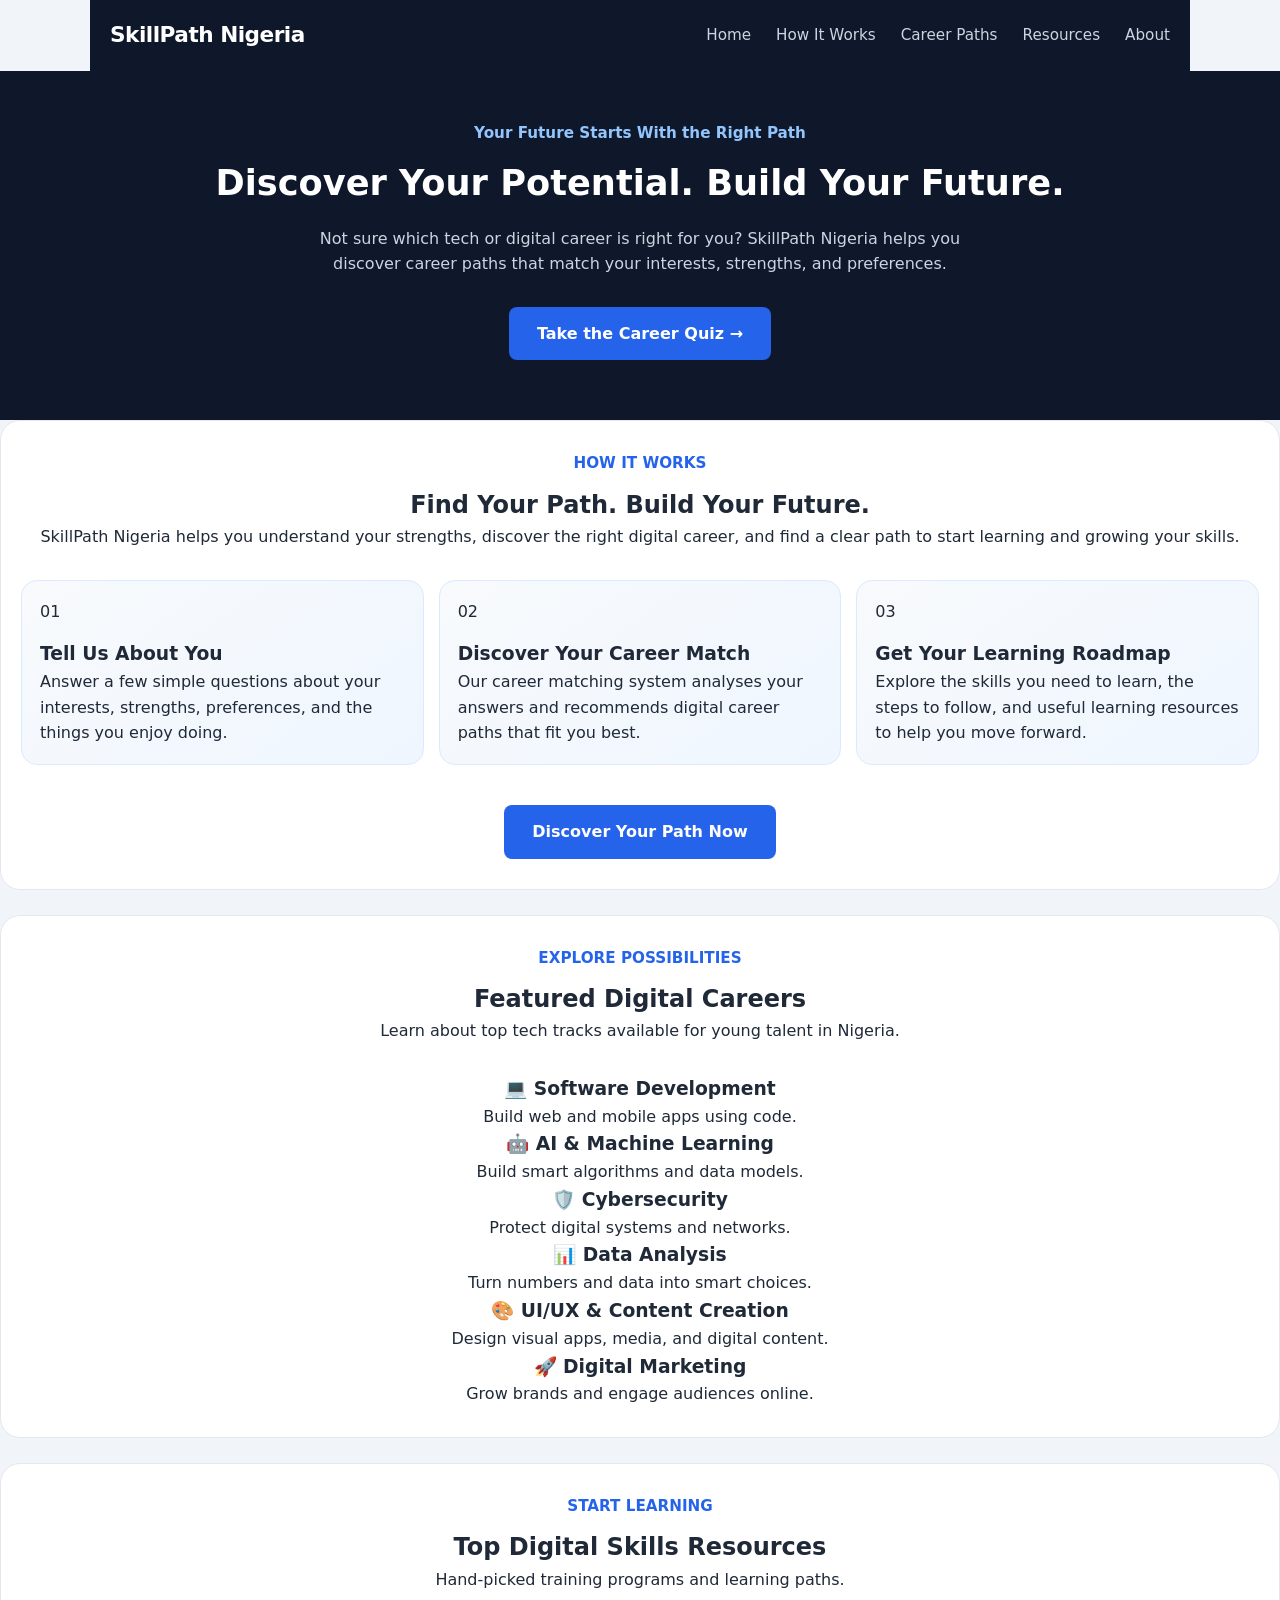
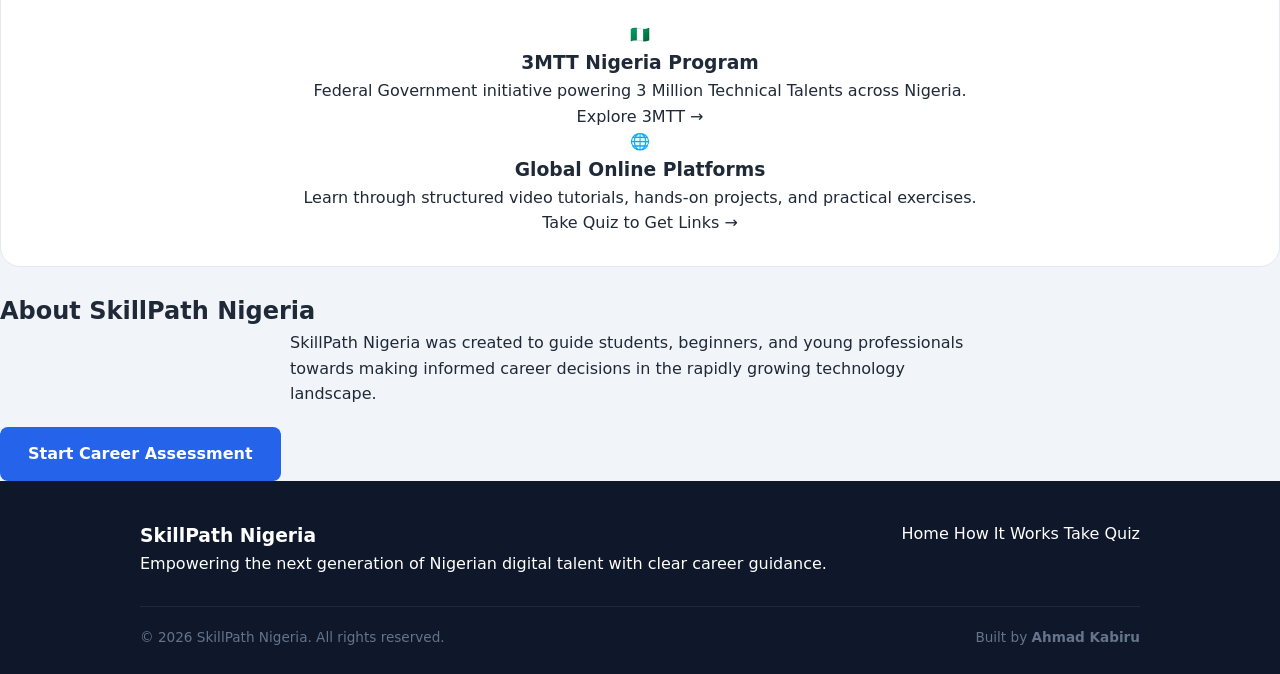
<file: index.html>
<!DOCTYPE html>
<html lang="en">
<head>
    <meta charset="UTF-8">
    <meta name="viewport" content="width=device-width, initial-scale=1.0">
    <title>SkillPath Nigeria - Discover Your Tech Career Path</title>
    <link rel="stylesheet" href="style.css">
    <meta name="description" content="Discover the tech and digital career path that fits your interests, strengths, and goals in Nigeria.">
</head>
<body>

    <!-- Navbar kawai ke cikin header -->
<header class="site-header navbar">
    <a href="index.html" class="logo">SkillPath Nigeria</a>

    <button class="menu-toggle" type="button" aria-label="Open navigation menu" aria-expanded="false">
        ☰
    </button>

    <div class="nav-links" id="nav-links">
        <a href="#home">Home</a>
        <a href="#how-it-works">How It Works</a>
        <a href="#career-paths">Career Paths</a>
        <a href="#resources">Resources</a>
        <a href="#about">About</a>
    </div>
</header>

<!-- Hero section ya koma waje gaba ɗaya -->
<div class="hero-wrapper" style="background-color: var(--bg-dark);">
    <div class="hero" id="home">
        <p class="hero-label">Your Future Starts With the Right Path</p>
        <h1>Discover Your Potential. Build Your Future.</h1>
        <p class="hero-text">
            Not sure which tech or digital career is right for you?
            SkillPath Nigeria helps you discover career paths that match
            your interests, strengths, and preferences.
        </p>
        <a href="quiz.html" class="primary-button">Take the Career Quiz →</a>
    </div>
</div>

    <!-- Main Content -->
    <main>
        <!-- How It Works Section -->
        <section class="result-section" id="how-it-works">
            <div class="section-heading">
                <p class="question-label">HOW IT WORKS</p>
                <h2>Find Your Path. Build Your Future.</h2>
                <p>
                    SkillPath Nigeria helps you understand your strengths,
                    discover the right digital career, and find a clear path
                    to start learning and growing your skills.
                </p>
            </div>

            <div class="skills-grid" style="margin-top: 30px;">
                <!-- Step 1 -->
                <article class="skill-item">
                    <div class="section-icon" style="margin: 0 0 15px 0;">01</div>
                    <h3>Tell Us About You</h3>
                    <p>
                        Answer a few simple questions about your interests,
                        strengths, preferences, and the things you enjoy doing.
                    </p>
                </article>

                <!-- Step 2 -->
                <article class="skill-item">
                    <div class="section-icon" style="margin: 0 0 15px 0;">02</div>
                    <h3>Discover Your Career Match</h3>
                    <p>
                        Our career matching system analyses your answers
                        and recommends digital career paths that fit you best.
                    </p>
                </article>

                <!-- Step 3 -->
                <article class="skill-item">
                    <div class="section-icon" style="margin: 0 0 15px 0;">03</div>
                    <h3>Get Your Learning Roadmap</h3>
                    <p>
                        Explore the skills you need to learn, the steps to follow,
                        and useful learning resources to help you move forward.
                    </p>
                </article>
            </div>

            <div style="margin-top: 40px;">
                <a href="quiz.html" class="primary-button">Discover Your Path Now</a>
            </div>
        </section>
        <!-- Career Paths Overview Section -->
        <section class="result-section" id="career-paths">
            <div class="section-heading">
                <p class="question-label">EXPLORE POSSIBILITIES</p>
                <h2>Featured Digital Careers</h2>
                <p>Learn about top tech tracks available for young talent in Nigeria.</p>
            </div>

            <div class="other-careers-grid" style="margin-top: 30px;">
                <div class="other-career-card">
                    <h3>💻 Software Development</h3>
                    <p>Build web and mobile apps using code.</p>
                </div>
                <div class="other-career-card">
                    <h3>🤖 AI & Machine Learning</h3>
                    <p>Build smart algorithms and data models.</p>
                </div>
                <div class="other-career-card">
                    <h3>🛡️ Cybersecurity</h3>
                    <p>Protect digital systems and networks.</p>
                </div>
                <div class="other-career-card">
                    <h3>📊 Data Analysis</h3>
                    <p>Turn numbers and data into smart choices.</p>
                </div>
                <div class="other-career-card">
                    <h3>🎨 UI/UX & Content Creation</h3>
                    <p>Design visual apps, media, and digital content.</p>
                </div>
                <div class="other-career-card">
                    <h3>🚀 Digital Marketing</h3>
                    <p>Grow brands and engage audiences online.</p>
                </div>
            </div>
        </section>

        <!-- Recommended Resources Section -->
        <section class="result-section" id="resources">
            <div class="section-heading">
                <p class="question-label">START LEARNING</p>
                <h2>Top Digital Skills Resources</h2>
                <p>Hand-picked training programs and learning paths.</p>
            </div>

            <div class="resources-grid" style="margin-top: 30px;">
                <div class="resource-card free-resource">
                    <div class="resource-icon">🇳🇬</div>
                    <h3>3MTT Nigeria Program</h3>
                    <p>Federal Government initiative powering 3 Million Technical Talents across Nigeria.</p>
                    <a href="https://3mtt.nitda.gov.ng/" target="_blank" rel="noopener" class="resource-button">Explore 3MTT →</a>
                </div>

                <div class="resource-card paid-resource">
                    <div class="resource-icon">🌐</div>
                    <h3>Global Online Platforms</h3>
                    <p>Learn through structured video tutorials, hands-on projects, and practical exercises.</p>
                    <a href="quiz.html" class="resource-button">Take Quiz to Get Links →</a>
                </div>
            </div>
        </section>

        <!-- About Section -->
        <section class="restart-section" id="about">
            <h2>About SkillPath Nigeria</h2>
            <p style="max-width: 700px; margin: 0 auto 20px;">
                SkillPath Nigeria was created to guide students, beginners, and young professionals 
                towards making informed career decisions in the rapidly growing technology landscape.
            </p>
            <a href="quiz.html" class="primary-button">Start Career Assessment</a>
        </section>
    </main>

    <!-- Footer Section -->
    <footer class="results-footer">
        <div class="footer-content">
            <div>
                <h3>SkillPath Nigeria</h3>
                <p>Empowering the next generation of Nigerian digital talent with clear career guidance.</p>
            </div>
            <div class="footer-links">
                <a href="#home">Home</a>
                <a href="#how-it-works">How It Works</a>
                <a href="quiz.html">Take Quiz</a>
            </div>
        </div>

        <div class="footer-bottom">
            <p>&copy; 2026 SkillPath Nigeria. All rights reserved.</p>
            <p>Built by <strong>Ahmad Kabiru</strong></p>
        </div>
    </footer>

    <script src="script.js"></script>
</body>
</html>
</file>
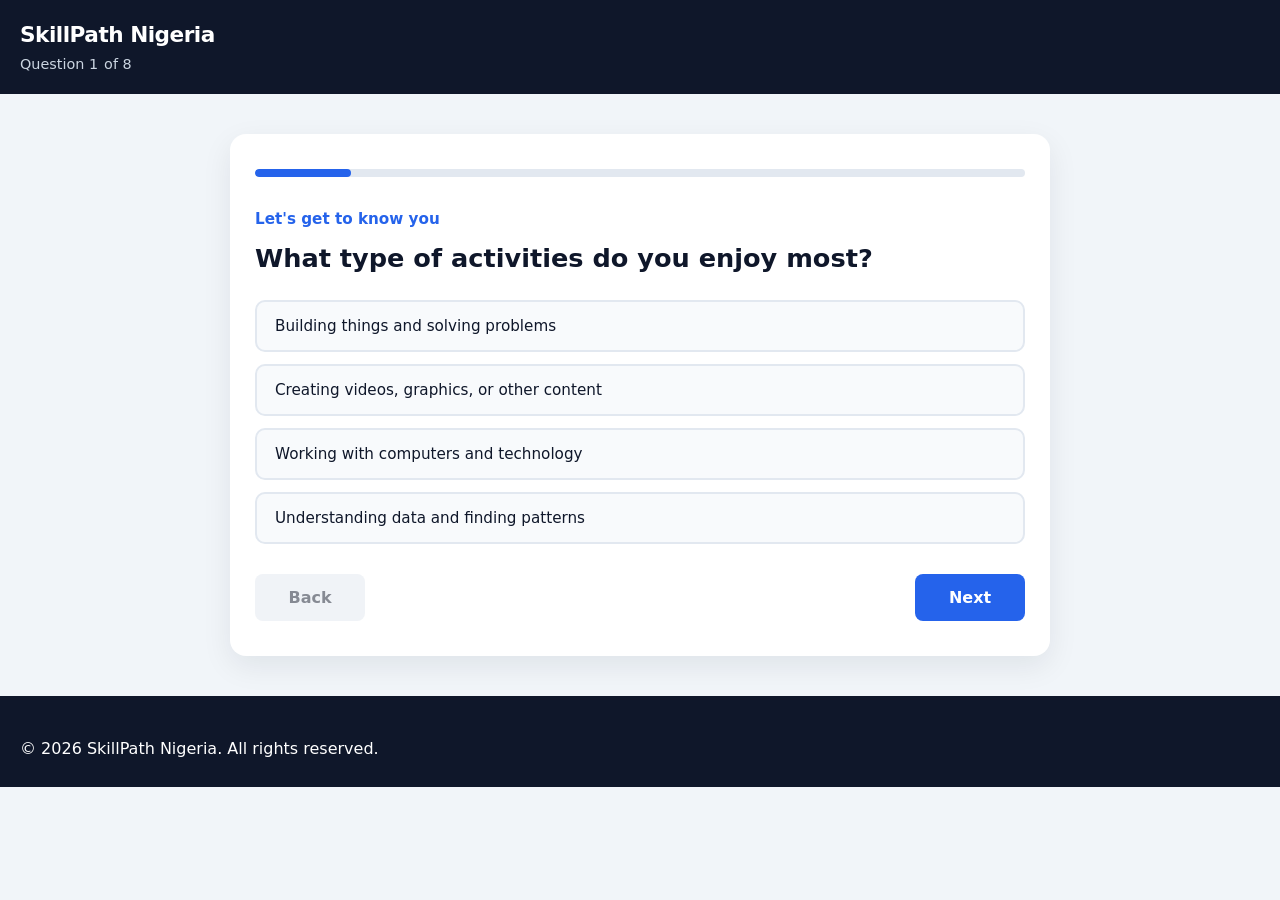
<file: quiz.html>
<!DOCTYPE html>
<html lang="en">
<head>
    <meta charset="UTF-8">
    <meta name="viewport" content="width=device-width, initial-scale=1.0">
    <title>Career Assessment Quiz | SkillPath Nigeria</title>
    <meta name="description" content="Take our interactive assessment to discover your ideal tech career path in Nigeria.">
    <link rel="stylesheet" href="style.css">
</head>
<body class="quiz-body">

    <!-- Header Section -->
    <header class="quiz-header">
        <div class="header-container">
            <a href="index.html" class="logo">SkillPath Nigeria</a>
            <div class="quiz-progress" aria-live="polite">
                <span id="questionNumber">Question 1</span>
                <span>of 8</span>
            </div>
        </div>
    </header>
    <!-- Main Quiz Interface -->
    <main class="quiz-container">
        <div class="quiz-card" role="region" aria-label="Career Quiz Panel">
            
            <!-- Progress Tracker -->
            <div class="progress-bar" role="progressbar" aria-valuenow="12" aria-valuemin="0" aria-valuemax="100">
                <div class="progress-fill" id="progressFill" style="width: 12.5%;"></div>
            </div>

            <!-- Interactive Question Box -->
            <div class="question-section">
                <p class="question-label">Let's get to know you</p>
                <h1 id="question">What type of activities do you enjoy most?</h1>

                <!-- Answer Options -->
                <div class="options" id="options" role="radiogroup" aria-label="Quiz Answer Options">
                    <button type="button" class="option" data-value="dev">
                        <span>Building things and solving problems</span>
                    </button>
                    <button type="button" class="option" data-value="media">
                        <span>Creating videos, graphics, or other content</span>
                    </button>
                    <button type="button" class="option" data-value="it">
                        <span>Working with computers and technology</span>
                    </button>
                    <button type="button" class="option" data-value="data">
                        <span>Understanding data and finding patterns</span>
                    </button>
                </div>
            </div>

            <!-- Action Controls -->
            <div class="quiz-navigation">
                <button type="button" class="back-btn" id="backBtn" disabled>Back</button>
                <button type="button" class="next-btn" id="nextBtn">Next</button>
            </div>
        </div>
    </main>
    <!-- Footer Section -->
    <footer class="quiz-footer">
        <p>&copy; 2026 SkillPath Nigeria. All rights reserved.</p>
    </footer>

    <!-- Core Logic -->
    <script src="script.js"></script>
</body>
</html>
</file>
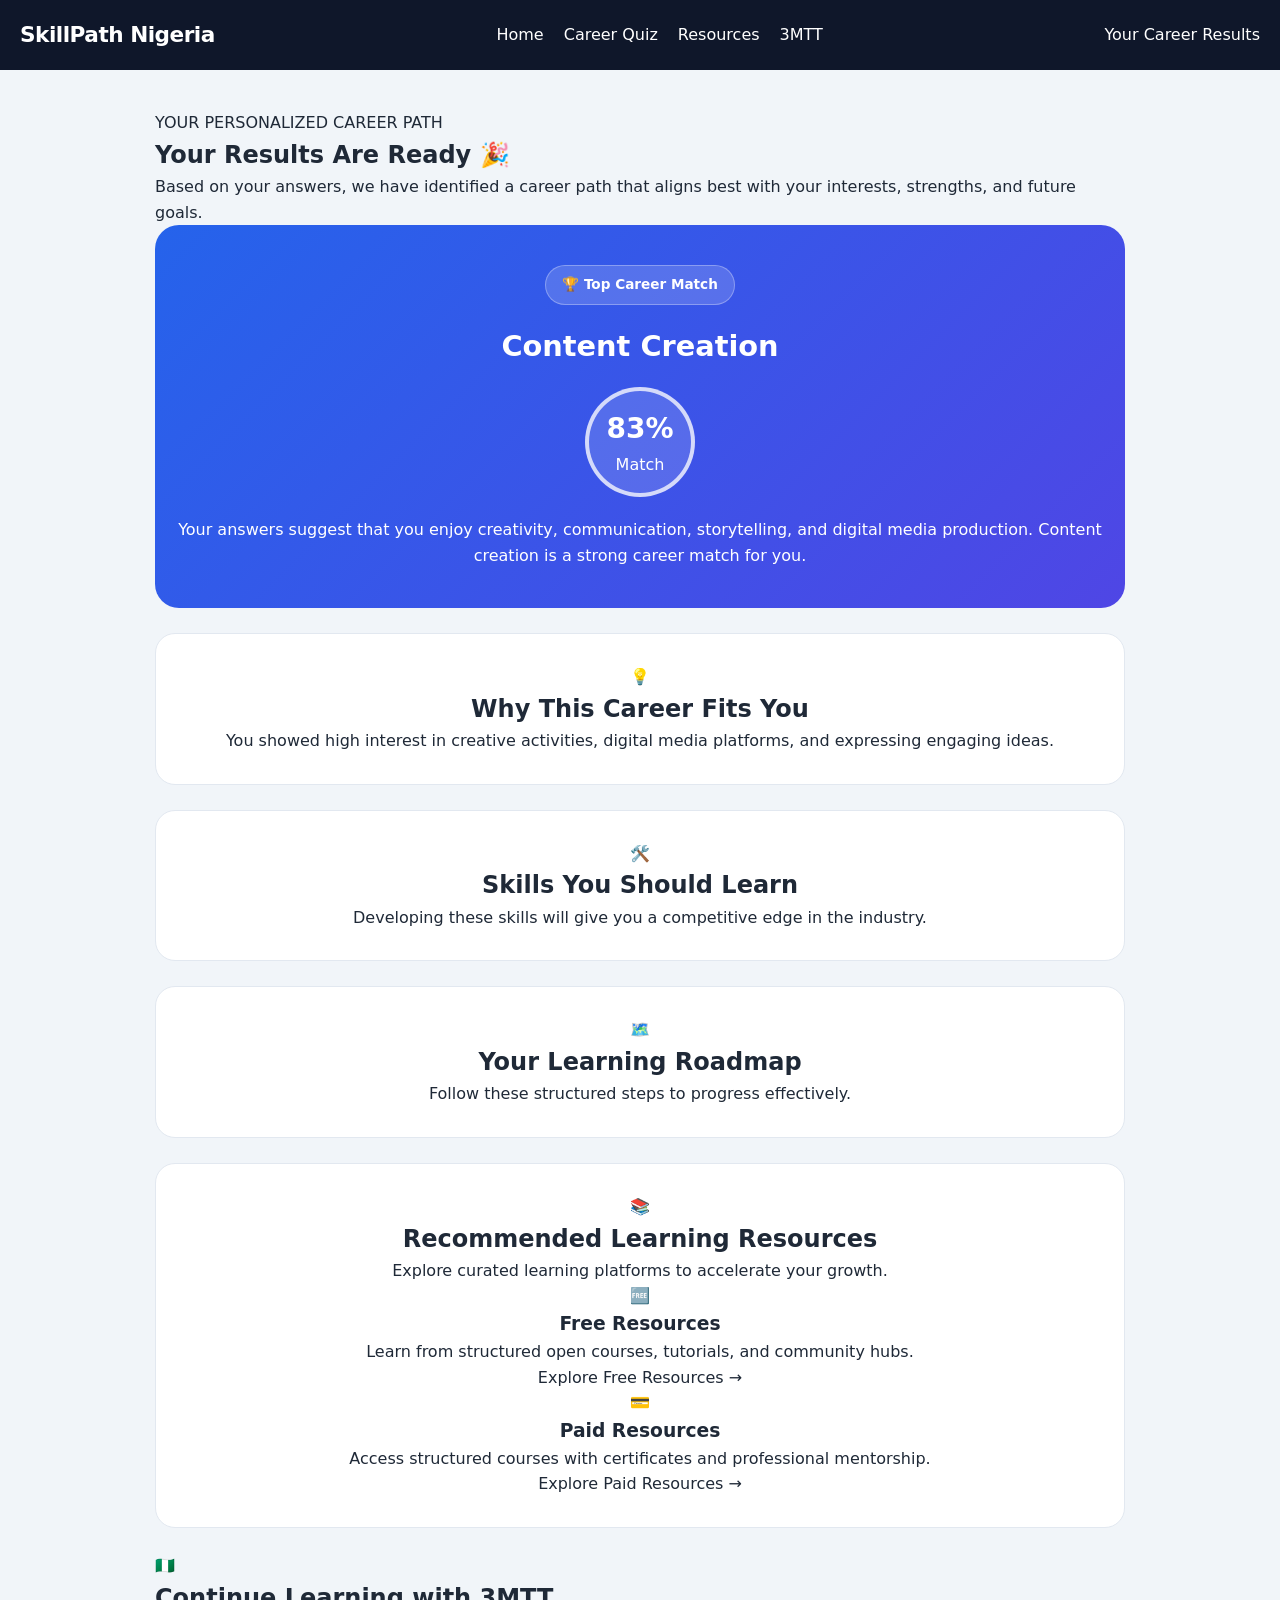
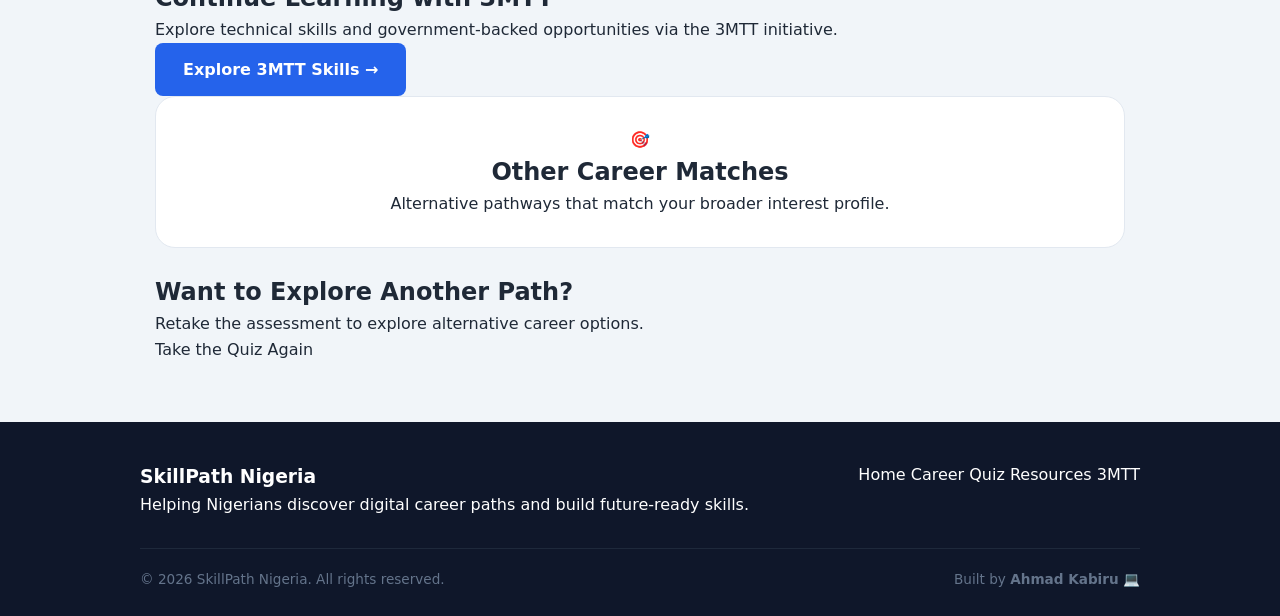
<file: results.html>
<!DOCTYPE html>
<html lang="en">
<head>
    <meta charset="UTF-8">
    <meta name="viewport" content="width=device-width, initial-scale=1.0">
    <title>Your Career Path Recommendations | SkillPath Nigeria</title>
    <meta name="description" content="View your personalized career path recommendation and skill roadmap.">
    <link rel="stylesheet" href="style.css">
</head>
<body class="results-body">

    <!-- Header Navigation -->
    <header class="results-header">
        <a href="index.html" class="logo">SkillPath Nigeria</a>
        <nav class="results-nav" aria-label="Results Page Navigation">
            <a href="index.html">Home</a>
            <a href="quiz.html">Career Quiz</a>
            <a href="#resources">Resources</a>
            <a href="#three-mtt">3MTT</a>
        </nav>
        <div class="results-label">Your Career Results</div>
    </header>

    <!-- Main Results Section -->
    <main class="results-container">
        <section class="results-intro">
            <div class="results-label-small">YOUR PERSONALIZED CAREER PATH</div>
            <h1>Your Results Are Ready 🎉</h1>
            <p>Based on your answers, we have identified a career path that aligns best with your interests, strengths, and future goals.</p>
        </section>
        <!-- Primary Recommended Career -->
        <section class="career-result-card" aria-labelledby="topCareer">
            <div class="result-badge">🏆 Top Career Match</div>
            <h2 id="topCareer">Content Creation</h2>
            
            <div class="match-score">
                <span id="matchPercentage">83%</span>
                <p>Match</p>
            </div>

            <p id="careerDescription">
                Your answers suggest that you enjoy creativity, communication, storytelling, and digital media production. Content creation is a strong career match for you.
            </p>
        </section>

        <!-- Fitting Rationale -->
        <section class="result-section">
            <div class="section-icon" aria-hidden="true">💡</div>
            <h2>Why This Career Fits You</h2>
            <p id="careerReason">
                You showed high interest in creative activities, digital media platforms, and expressing engaging ideas.
            </p>
        </section>

        <!-- Recommended Skills Grid -->
        <section class="result-section">
            <div class="section-icon" aria-hidden="true">🛠️</div>
            <h2>Skills You Should Learn</h2>
            <p>Developing these skills will give you a competitive edge in the industry.</p>
            <div class="skills-grid" id="careerSkills">
                <!-- Dynamically populated via script.js -->
            </div>
        </section>

        <!-- Career Learning Steps -->
        <section class="result-section">
            <div class="section-icon" aria-hidden="true">🗺️</div>
            <h2>Your Learning Roadmap</h2>
            <p>Follow these structured steps to progress effectively.</p>
            <div class="roadmap" id="careerRoadmap">
                <!-- Dynamically populated via script.js -->
            </div>
        </section>
        <!-- Resource Recommendations -->
        <section class="result-section resources-section" id="resources">
            <div class="section-icon" aria-hidden="true">📚</div>
            <h2>Recommended Learning Resources</h2>
            <p>Explore curated learning platforms to accelerate your growth.</p>

            <div class="resources-grid">
                <article class="resource-card free-resource">
                    <div class="resource-icon" aria-hidden="true">🆓</div>
                    <h3>Free Resources</h3>
                    <p>Learn from structured open courses, tutorials, and community hubs.</p>
                    <a href="https://www.freecodecamp.org/learn/" class="resource-button" target="_blank" rel="noopener noreferrer">Explore Free Resources &rarr;</a>
                </article>

                <article class="resource-card paid-resource">
                    <div class="resource-icon" aria-hidden="true">💳</div>
                    <h3>Paid Resources</h3>
                    <p>Access structured courses with certificates and professional mentorship.</p>
                    <a href="https://www.udemy.com/" class="resource-button" target="_blank" rel="noopener noreferrer">Explore Paid Resources &rarr;</a>
                </article>
            </div>
        </section>

        <!-- 3MTT Integration Section -->
        <section class="three-mtt-section" id="three-mtt">
            <div class="three-mtt-content">
                <div class="three-mtt-icon" aria-hidden="true">🇳🇬</div>
                <div>
                    <h2>Continue Learning with 3MTT</h2>
                    <p>Explore technical skills and government-backed opportunities via the 3MTT initiative.</p>
                    <a href="https://3mtt.nitda.gov.ng/" class="primary-button" target="_blank" rel="noopener noreferrer">Explore 3MTT Skills &rarr;</a>
                </div>
            </div>
        </section>

        <!-- Secondary Matches -->
        <section class="result-section other-careers-section">
            <div class="section-icon" aria-hidden="true">🎯</div>
            <h2>Other Career Matches</h2>
            <p>Alternative pathways that match your broader interest profile.</p>
            <div id="otherCareerMatches" class="other-careers-grid">
                <!-- Dynamically populated via script.js -->
            </div>
        </section>

        <!-- Reset Action -->
        <section class="restart-section">
            <h2>Want to Explore Another Path?</h2>
            <p>Retake the assessment to explore alternative career options.</p>
            <a href="quiz.html" class="restart-button">Take the Quiz Again</a>
        </section>
    </main>

    <!-- Global Footer -->
    <footer class="results-footer">
        <div class="footer-content">
            <div>
                <h3>SkillPath Nigeria</h3>
                <p>Helping Nigerians discover digital career paths and build future-ready skills.</p>
            </div>
            <nav class="footer-links" aria-label="Footer Navigation">
                <a href="index.html">Home</a>
                <a href="quiz.html">Career Quiz</a>
                <a href="#resources">Resources</a>
                <a href="#three-mtt">3MTT</a>
            </nav>
        </div>
        <div class="footer-bottom">
            <p>&copy; 2026 SkillPath Nigeria. All rights reserved.</p>
            <p>Built by <strong>Ahmad Kabiru</strong> 💻</p>
        </div>
    </footer>

    <!-- Logic Engine -->
    <script src="script.js"></script>
</body>
</html>
</file>
<file: style.css>
/* =========================================================
   SkillPath Nigeria - Complete Responsive Styles
   ========================================================= */

/* --- ROOT VARIABLES --- */
:root {
    --primary: #2563eb;
    --primary-hover: #1d4ed8;
    --bg-dark: #0f172a;
    --bg-light: #f1f5f9;
    --text-main: #1f2937;
    --text-muted: #64748b;
    --border-color: #e2e8f0;
    --white: #ffffff;
    --radius-sm: 8px;
    --radius-md: 16px;
    --radius-lg: 24px;
    --transition: all 0.3s ease;
}

/* --- GLOBAL RESET --- */
* {
    margin: 0;
    padding: 0;
    box-sizing: border-box;
}

html {
    scroll-behavior: smooth;
}

body {
    font-family: 'Segoe UI', system-ui, -apple-system, sans-serif;
    line-height: 1.6;
    background-color: var(--bg-light);
    color: var(--text-main);
    width: 100%;
    overflow-x: hidden;
}

a {
    text-decoration: none;
    color: inherit;
}

button {
    font-family: inherit;
    border: none;
    background-color: var(--primary);
    color: var(--white);
    padding: 14px 28px;
    font-size: 1rem;
    font-weight: 600;
    border-radius: var(--radius-sm);
    cursor: pointer;
    transition: var(--transition);
}

button:hover {
    background-color: var(--primary-hover);
    transform: translateY(-2px);
}

button:disabled {
    opacity: 0.5;
    cursor: not-allowed;
    transform: none !important;
}

/* --- MAIN HEADER & NAVBAR --- */
.site-header {
    background-color: var(--bg-dark);
    color: var(--white);
    width: 100%;
    position: sticky;
    top: 0;
    z-index: 1000;
}

.navbar {
    width: 100%;
    max-width: 1100px;
    margin: 0 auto;
    padding: 18px 20px;
    display: flex;
    align-items: center;
    justify-content: space-between;
    position: relative;
}

.logo {
    color: var(--white);
    font-size: 1.35rem;
    font-weight: 700;
    letter-spacing: -0.5px;
    white-space: nowrap;
}

.nav-links {
    display: flex;
    align-items: center;
    gap: 25px;
}

.nav-links a {
    color: #cbd5e1;
    font-size: 0.95rem;
    transition: var(--transition);
}

.nav-links a:hover {
    color: var(--white);
}

.menu-toggle {
    display: none;
    background: transparent;
    color: var(--white);
    border: none;
    padding: 5px;
    font-size: 1.5rem;
    cursor: pointer;
}

/* --- HERO SECTION --- */
.hero {
    width: 100%;
    height: auto;
    min-height: auto;
    background-color: var(--bg-dark);
    padding: 50px 20px 60px;
    text-align: center;
    position: relative;
    display: block;
    clear: both;
}

.hero-container {
    max-width: 800px;
    margin: 0 auto;
    display: flex;
    flex-direction: column;
    align-items: center;
    justify-content: center;
}

.hero-label {
    margin-bottom: 15px;
    color: #93c5fd;
    font-size: 0.95rem;
    font-weight: 600;
}

.hero h1 {
    margin-bottom: 20px;
    color: var(--white);
    font-size: 2.2rem;
    line-height: 1.3;
}

.hero-text {
    max-width: 650px;
    margin: 0 auto 30px;
    color: #cbd5e1;
    font-size: 1rem;
    line-height: 1.6;
}

.primary-button {
    display: inline-block;
    background-color: var(--primary);
    color: var(--white);
    padding: 14px 28px;
    border-radius: var(--radius-sm);
    font-size: 1rem;
    font-weight: 600;
    transition: var(--transition);
}

.primary-button:hover {
    background-color: var(--primary-hover);
    transform: translateY(-2px);
}

/* --- QUIZ INTERFACE STYLES --- */
.quiz-header {
    background-color: var(--bg-dark);
    color: var(--white);
    padding: 18px 20px;
    display: flex;
    align-items: center;
    justify-content: space-between;
    gap: 20px;
}

.quiz-progress {
    display: flex;
    align-items: center;
    gap: 6px;
    color: #cbd5e1;
    font-size: 0.9rem;
}

.quiz-container {
    width: 100%;
    max-width: 850px;
    margin: 0 auto;
    padding: 40px 15px;
}

.quiz-card {
    background-color: var(--white);
    padding: 35px 25px;
    border-radius: var(--radius-md);
    box-shadow: 0 10px 30px rgba(15, 23, 42, 0.08);
}

.progress-bar {
    width: 100%;
    height: 8px;
    background-color: var(--border-color);
    border-radius: 10px;
    overflow: hidden;
    margin-bottom: 30px;
}

.progress-fill {
    width: 12.5%;
    height: 100%;
    background-color: var(--primary);
    border-radius: 10px;
    transition: width 0.3s ease;
}

.question-label {
    color: var(--primary);
    font-size: 0.95rem;
    font-weight: 600;
    margin-bottom: 10px;
}

.question-section h1 {
    color: var(--bg-dark);
    font-size: 1.6rem;
    line-height: 1.35;
    margin-bottom: 25px;
}

.options {
    display: flex;
    flex-direction: column;
    gap: 12px;
    margin-top: 20px;
}

.options .option {
    width: 100%;
    display: block;
    text-align: left;
    background-color: #f8fafc;
    color: var(--bg-dark);
    border: 2px solid var(--border-color);
    padding: 15px 18px;
    border-radius: 10px;
    font-size: 0.95rem;
    font-weight: 500;
    cursor: pointer;
    transition: all 0.2s ease;
}

.options .option:hover {
    background-color: #eff6ff;
    border-color: #93c5fd;
}

.options .option.selected {
    background-color: #dbeafe;
    border-color: var(--primary);
    color: #1d4ed8;
    font-weight: 600;
}

.quiz-navigation {
    display: flex;
    justify-content: space-between;
    align-items: center;
    gap: 15px;
    margin-top: 30px;
}

.back-btn, .next-btn {
    width: auto;
    min-width: 110px;
}

.back-btn {
    background-color: var(--border-color);
    color: var(--bg-dark);
}

.next-btn {
    background-color: var(--primary);
    color: var(--white);
}

/* --- RESULTS STYLES --- */
.results-header {
    min-height: 70px;
    background-color: var(--bg-dark);
    color: var(--white);
    padding: 0 20px;
    display: flex;
    align-items: center;
    justify-content: space-between;
    position: sticky;
    top: 0;
    z-index: 1000;
}

.results-nav {
    display: flex;
    align-items: center;
    gap: 20px;
}

.results-container {
    width: 100%;
    max-width: 1000px;
    margin: 0 auto;
    padding: 40px 15px 60px;
}

.career-result-card {
    background: linear-gradient(135deg, #2563eb, #4f46e5);
    color: var(--white);
    padding: 40px 20px;
    border-radius: var(--radius-lg);
    text-align: center;
    margin-bottom: 25px;
}

.result-badge {
    display: inline-block;
    background-color: rgba(255, 255, 255, 0.16);
    border: 1px solid rgba(255, 255, 255, 0.3);
    padding: 8px 16px;
    border-radius: 30px;
    font-size: 0.85rem;
    font-weight: 700;
    margin-bottom: 18px;
}

.career-result-card h2 {
    font-size: 1.8rem;
    margin-bottom: 18px;
}

.match-score {
    display: flex;
    flex-direction: column;
    align-items: center;
    justify-content: center;
    width: 110px;
    height: 110px;
    margin: 0 auto 20px;
    background-color: rgba(255, 255, 255, 0.14);
    border: 4px solid rgba(255, 255, 255, 0.75);
    border-radius: 50%;
}

.match-score span {
    font-size: 1.75rem;
    font-weight: 800;
}

.result-section {
    background-color: var(--white);
    padding: 30px 20px;
    border-radius: 20px;
    margin-bottom: 25px;
    text-align: center;
    border: 1px solid var(--border-color);
}

.skills-grid {
    display: grid;
    grid-template-columns: repeat(auto-fit, minmax(240px, 1fr));
    gap: 15px;
    text-align: left;
}

.skill-item {
    background: linear-gradient(145deg, #f8fafc, #eff6ff);
    border: 1px solid #dbeafe;
    padding: 18px;
    border-radius: var(--radius-md);
}

.roadmap {
    max-width: 800px;
    margin: 0 auto;
    display: flex;
    flex-direction: column;
    gap: 15px;
    text-align: left;
}

.roadmap-step {
    display: flex;
    align-items: flex-start;
    gap: 15px;
    background-color: #f8fafc;
    border: 1px solid var(--border-color);
    padding: 16px;
    border-radius: 12px;
}

.roadmap-step > span {
    flex-shrink: 0;
    width: 38px;
    height: 38px;
    display: flex;
    align-items: center;
    justify-content: center;
    background-color: var(--primary);
    color: var(--white);
    border-radius: 10px;
    font-weight: 800;
}

/* --- FOOTER --- */
.results-footer, .quiz-footer, .site-footer {
    background-color: var(--bg-dark);
    color: var(--white);
    padding: 40px 20px 25px;
    width: 100%;
}

.footer-content {
    max-width: 1000px;
    margin: 0 auto;
    display: flex;
    justify-content: space-between;
    gap: 30px;
}

.footer-bottom {
    max-width: 1000px;
    margin: 30px auto 0;
    padding-top: 20px;
    border-top: 1px solid #1e293b;
    display: flex;
    justify-content: space-between;
    gap: 20px;
    color: #64748b;
    font-size: 0.85rem;
}

/* --- MOBILE & TABLET RESPONSIVENESS FIXES --- */
@media (max-width: 768px) {
    .nav-links, .results-nav {
        display: none;
    }

    .menu-toggle {
        display: block;
    }

    .nav-links.active, .results-nav.active {
        display: flex;
        flex-direction: column;
        position: absolute;
        top: 100%;
        left: 0;
        width: 100%;
        background-color: var(--bg-dark);
        padding: 15px;
        border-top: 1px solid rgba(255, 255, 255, 0.1);
        box-shadow: 0 10px 25px rgba(0, 0, 0, 0.3);
    }

    .hero h1 {
        font-size: 1.8rem;
    }

    .footer-content, .footer-bottom {
        flex-direction: column;
        text-align: center;
    }
}

@media (max-width: 480px) {
    .primary-button, .back-btn, .next-btn {
        width: 100%;
        text-align: center;
    }

    .quiz-navigation {
        flex-direction: column-reverse;
    }
}
/* --- FORCE SECTION SEPARATION FIX --- */
.hero + section,
.hero + div,
main section:nth-child(2),
.features,
.how-it-works {
    margin-top: 0 !important;
    position: relative !important;
    top: 0 !important;
    clear: both !important;
    z-index: 1;
}
</file>
